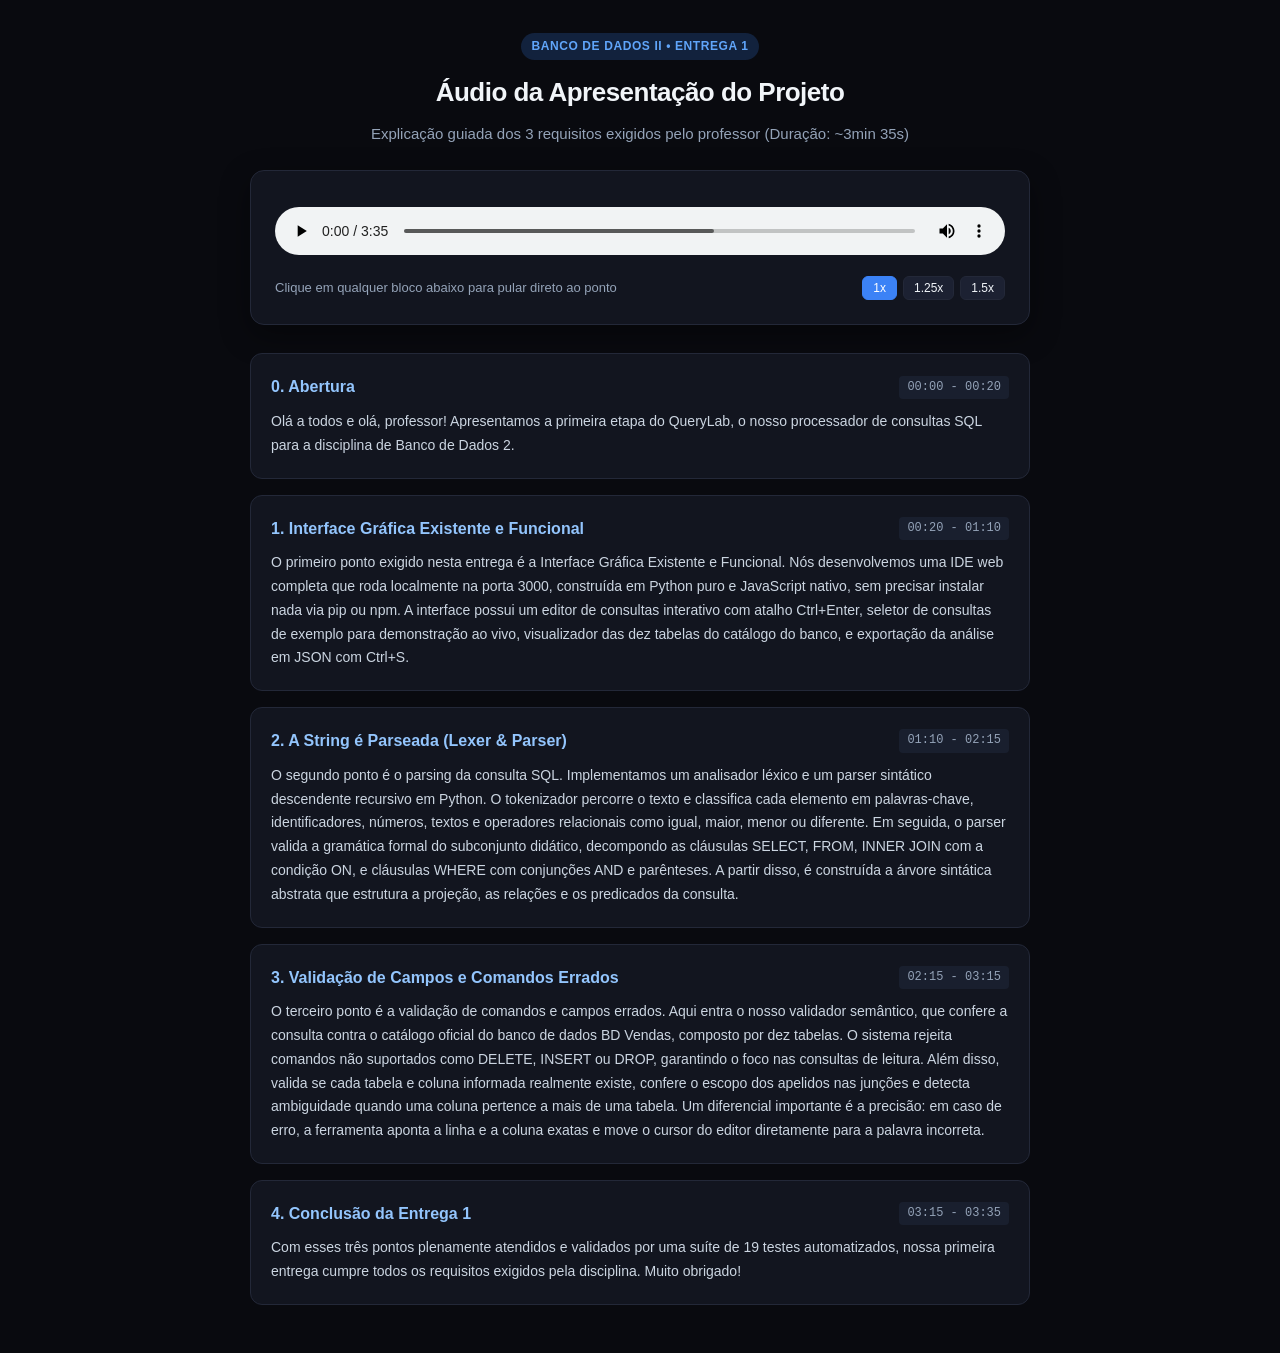
<file: player_audio.html>
<!doctype html>
<html lang="pt-BR">
<head>
  <meta charset="UTF-8">
  <meta name="viewport" content="width=device-width, initial-scale=1">
  <title>Player de Apresentação — QueryLab (Banco de Dados II)</title>
  <style>
    :root {
      --bg: #090a0f;
      --card-bg: #12151f;
      --border: #232838;
      --accent: #3b82f6;
      --accent-hover: #2563eb;
      --text: #f1f5f9;
      --text-muted: #94a3b8;
      --highlight: rgba(59, 130, 246, 0.15);
      --highlight-border: #3b82f6;
    }
    * { box-sizing: border-box; margin: 0; padding: 0; }
    body {
      background: var(--bg);
      color: var(--text);
      font-family: -apple-system, BlinkMacSystemFont, "Segoe UI", Roboto, sans-serif;
      line-height: 1.6;
      padding: 32px 16px;
      display: flex;
      justify-content: center;
    }
    .container {
      width: 100%;
      max-width: 780px;
    }
    .header {
      margin-bottom: 24px;
      text-align: center;
    }
    .badge {
      display: inline-block;
      font-size: 12px;
      text-transform: uppercase;
      letter-spacing: 0.05em;
      background: rgba(59, 130, 246, 0.2);
      color: #60a5fa;
      padding: 4px 10px;
      border-radius: 999px;
      margin-bottom: 12px;
      font-weight: 600;
    }
    h1 {
      font-size: 26px;
      font-weight: 700;
      letter-spacing: -0.02em;
      margin-bottom: 8px;
    }
    p.subtitle {
      color: var(--text-muted);
      font-size: 15px;
    }
    .player-card {
      background: var(--card-bg);
      border: 1px solid var(--border);
      border-radius: 14px;
      padding: 24px;
      margin-bottom: 28px;
      box-shadow: 0 10px 30px rgba(0,0,0,0.4);
    }
    audio {
      width: 100%;
      height: 48px;
      border-radius: 8px;
      margin-top: 12px;
    }
    .controls-row {
      display: flex;
      justify-content: space-between;
      align-items: center;
      margin-top: 14px;
      font-size: 13px;
      color: var(--text-muted);
    }
    .speed-buttons {
      display: flex;
      gap: 6px;
    }
    .speed-btn {
      background: #1c2132;
      border: 1px solid var(--border);
      color: var(--text);
      padding: 4px 10px;
      border-radius: 6px;
      font-size: 12px;
      cursor: pointer;
      font-weight: 500;
      transition: all 0.15s ease;
    }
    .speed-btn.active, .speed-btn:hover {
      background: var(--accent);
      border-color: var(--accent);
      color: #fff;
    }
    .section-card {
      background: var(--card-bg);
      border: 1px solid var(--border);
      border-radius: 12px;
      padding: 20px;
      margin-bottom: 16px;
      transition: all 0.2s ease;
      cursor: pointer;
    }
    .section-card:hover {
      border-color: #3b82f6;
    }
    .section-card.active {
      border-color: var(--highlight-border);
      background: var(--highlight);
    }
    .section-header {
      display: flex;
      justify-content: space-between;
      align-items: center;
      margin-bottom: 10px;
    }
    .section-title {
      font-weight: 600;
      font-size: 16px;
      color: #93c5fd;
    }
    .section-time {
      font-size: 12px;
      color: var(--text-muted);
      font-family: monospace;
      background: #191f2e;
      padding: 2px 8px;
      border-radius: 4px;
    }
    .section-text {
      font-size: 14px;
      color: #cbd5e1;
      line-height: 1.7;
    }
  </style>
</head>
<body>
  <div class="container">
    <div class="header">
      <span class="badge">Banco de Dados II • Entrega 1</span>
      <h1>Áudio da Apresentação do Projeto</h1>
      <p class="subtitle">Explicação guiada dos 3 requisitos exigidos pelo professor (Duração: ~3min 35s)</p>
    </div>

    <div class="player-card">
      <audio id="audio" controls src="apresentacao_pontos_1_2_3.mp3" preload="metadata"></audio>
      <div class="controls-row">
        <span>Clique em qualquer bloco abaixo para pular direto ao ponto</span>
        <div class="speed-buttons">
          <button class="speed-btn active" data-speed="1">1x</button>
          <button class="speed-btn" data-speed="1.25">1.25x</button>
          <button class="speed-btn" data-speed="1.5">1.5x</button>
        </div>
      </div>
    </div>

    <div id="sections">
      <div class="section-card" data-start="0" data-end="20">
        <div class="section-header">
          <span class="section-title">0. Abertura</span>
          <span class="section-time">00:00 - 00:20</span>
        </div>
        <div class="section-text">
          Olá a todos e olá, professor! Apresentamos a primeira etapa do QueryLab, o nosso processador de consultas SQL para a disciplina de Banco de Dados 2.
        </div>
      </div>

      <div class="section-card" data-start="20" data-end="70">
        <div class="section-header">
          <span class="section-title">1. Interface Gráfica Existente e Funcional</span>
          <span class="section-time">00:20 - 01:10</span>
        </div>
        <div class="section-text">
          O primeiro ponto exigido nesta entrega é a Interface Gráfica Existente e Funcional. Nós desenvolvemos uma IDE web completa que roda localmente na porta 3000, construída em Python puro e JavaScript nativo, sem precisar instalar nada via pip ou npm. A interface possui um editor de consultas interativo com atalho Ctrl+Enter, seletor de consultas de exemplo para demonstração ao vivo, visualizador das dez tabelas do catálogo do banco, e exportação da análise em JSON com Ctrl+S.
        </div>
      </div>

      <div class="section-card" data-start="70" data-end="135">
        <div class="section-header">
          <span class="section-title">2. A String é Parseada (Lexer & Parser)</span>
          <span class="section-time">01:10 - 02:15</span>
        </div>
        <div class="section-text">
          O segundo ponto é o parsing da consulta SQL. Implementamos um analisador léxico e um parser sintático descendente recursivo em Python. O tokenizador percorre o texto e classifica cada elemento em palavras-chave, identificadores, números, textos e operadores relacionais como igual, maior, menor ou diferente. Em seguida, o parser valida a gramática formal do subconjunto didático, decompondo as cláusulas SELECT, FROM, INNER JOIN com a condição ON, e cláusulas WHERE com conjunções AND e parênteses. A partir disso, é construída a árvore sintática abstrata que estrutura a projeção, as relações e os predicados da consulta.
        </div>
      </div>

      <div class="section-card" data-start="135" data-end="195">
        <div class="section-header">
          <span class="section-title">3. Validação de Campos e Comandos Errados</span>
          <span class="section-time">02:15 - 03:15</span>
        </div>
        <div class="section-text">
          O terceiro ponto é a validação de comandos e campos errados. Aqui entra o nosso validador semântico, que confere a consulta contra o catálogo oficial do banco de dados BD Vendas, composto por dez tabelas. O sistema rejeita comandos não suportados como DELETE, INSERT ou DROP, garantindo o foco nas consultas de leitura. Além disso, valida se cada tabela e coluna informada realmente existe, confere o escopo dos apelidos nas junções e detecta ambiguidade quando uma coluna pertence a mais de uma tabela. Um diferencial importante é a precisão: em caso de erro, a ferramenta aponta a linha e a coluna exatas e move o cursor do editor diretamente para a palavra incorreta.
        </div>
      </div>

      <div class="section-card" data-start="195" data-end="216">
        <div class="section-header">
          <span class="section-title">4. Conclusão da Entrega 1</span>
          <span class="section-time">03:15 - 03:35</span>
        </div>
        <div class="section-text">
          Com esses três pontos plenamente atendidos e validados por uma suíte de 19 testes automatizados, nossa primeira entrega cumpre todos os requisitos exigidos pela disciplina. Muito obrigado!
        </div>
      </div>
    </div>
  </div>

  <script>
    const audio = document.getElementById('audio');
    const cards = document.querySelectorAll('.section-card');
    const speedButtons = document.querySelectorAll('.speed-btn');

    cards.forEach(card => {
      card.addEventListener('click', () => {
        const start = parseFloat(card.dataset.start);
        audio.currentTime = start;
        audio.play();
      });
    });

    audio.addEventListener('timeupdate', () => {
      const current = audio.currentTime;
      cards.forEach(card => {
        const start = parseFloat(card.dataset.start);
        const end = parseFloat(card.dataset.end);
        const active = current >= start && current < end;
        card.classList.toggle('active', active);
      });
    });

    speedButtons.forEach(btn => {
      btn.addEventListener('click', () => {
        speedButtons.forEach(b => b.classList.remove('active'));
        btn.classList.add('active');
        audio.playbackRate = parseFloat(btn.dataset.speed);
      });
    });
  </script>
</body>
</html>
</file>
